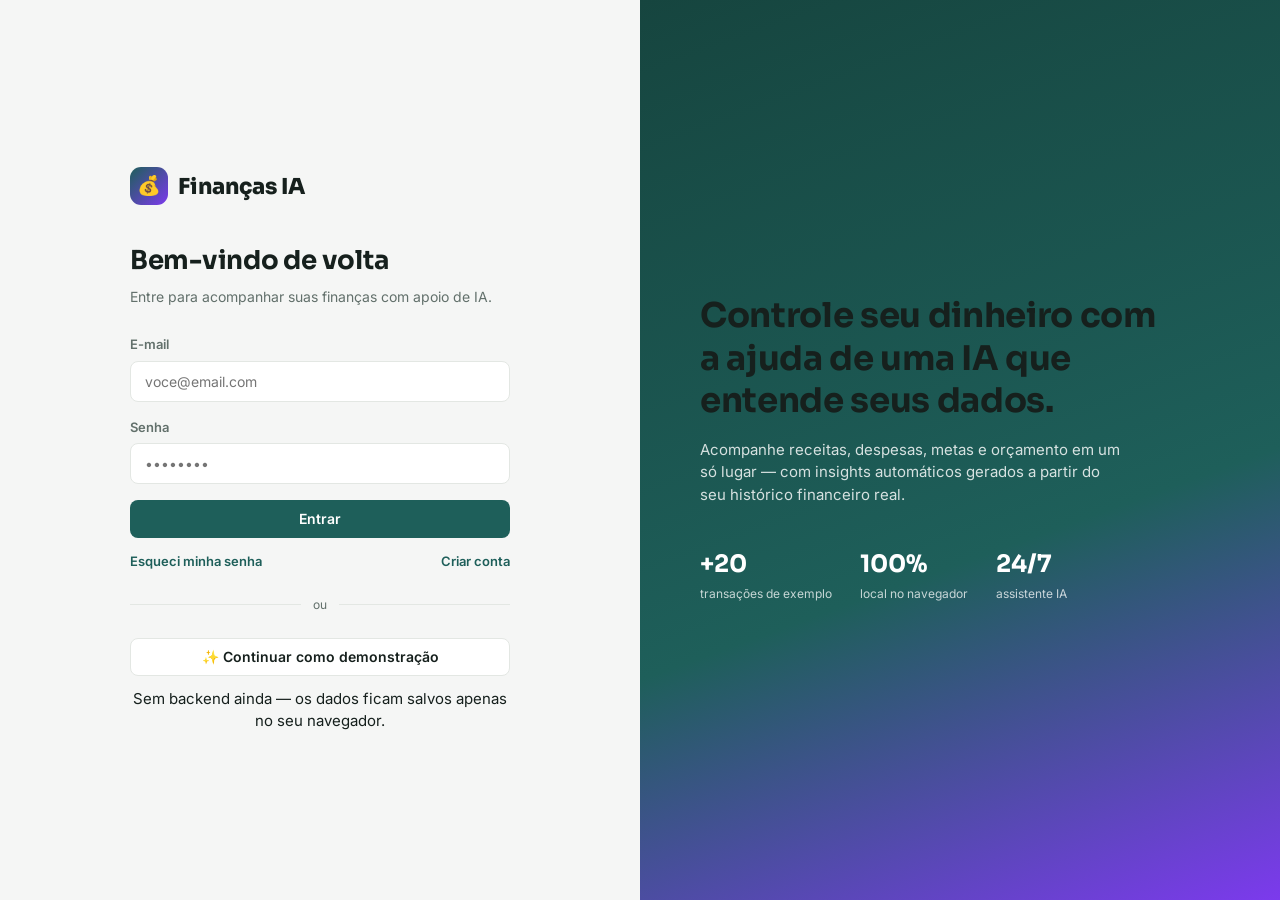
<file: index.html>
<!DOCTYPE html>
<html lang="pt-BR">
<head>
<meta charset="UTF-8">
<meta name="viewport" content="width=device-width, initial-scale=1.0">
<title>Finanças IA — Entrar</title>
<meta name="description" content="Controle suas finanças pessoais com o poder da inteligência artificial.">
<link rel="icon" href="data:image/svg+xml,<svg xmlns=%22http://www.w3.org/2000/svg%22 viewBox=%220 0 100 100%22><text y=%22.9em%22 font-size=%2290%22>💰</text></svg>">
<link rel="stylesheet" href="css/style.css">
<link rel="stylesheet" href="css/components.css">
<link rel="stylesheet" href="css/responsive.css">
</head>
<body>

<div class="auth-shell">
  <div class="auth-panel">
    <div class="auth-card">
      <div class="auth-logo"><span class="mark">💰</span> Finanças IA</div>

      <div id="tela-entrar">
        <h1>Bem-vindo de volta</h1>
        <p class="subtitle">Entre para acompanhar suas finanças com apoio de IA.</p>

        <form id="form-login" novalidate>
          <div class="field">
            <label for="login-email">E-mail</label>
            <input class="input" type="email" id="login-email" placeholder="voce@email.com" autocomplete="email" required>
            <span class="error-msg">Informe um e-mail válido.</span>
          </div>
          <div class="field">
            <label for="login-senha">Senha</label>
            <input class="input" type="password" id="login-senha" placeholder="••••••••" autocomplete="current-password" required>
            <span class="error-msg">Informe sua senha.</span>
          </div>
          <button type="submit" class="btn btn-primary btn-block">Entrar</button>
        </form>

        <div class="auth-links">
          <a href="#" id="link-esqueci">Esqueci minha senha</a>
          <a href="#" id="link-criar-conta">Criar conta</a>
        </div>

        <div class="auth-divider">ou</div>

        <button class="btn btn-secondary btn-block" id="btn-demo">✨ Continuar como demonstração</button>
        <p class="hint" style="text-align:center; margin-top:12px;">Sem backend ainda — os dados ficam salvos apenas no seu navegador.</p>
      </div>
    </div>
  </div>

  <div class="auth-hero">
    <h2>Controle seu dinheiro com a ajuda de uma IA que entende seus dados.</h2>
    <p>Acompanhe receitas, despesas, metas e orçamento em um só lugar — com insights automáticos gerados a partir do seu histórico financeiro real.</p>
    <div class="hero-stats">
      <div><strong>+20</strong><span>transações de exemplo</span></div>
      <div><strong>100%</strong><span>local no navegador</span></div>
      <div><strong>24/7</strong><span>assistente IA</span></div>
    </div>
  </div>
</div>

<div class="onboarding-overlay" id="onboarding" style="display:none;">
  <div class="onboarding-card">
    <div class="mark">💰</div>
    <h1>Controle seu dinheiro de forma inteligente.</h1>
    <p>Organize suas finanças, acompanhe suas metas e use IA para entender seus gastos.</p>
    <button class="btn btn-primary" id="btn-comecar">Começar</button>
  </div>
</div>

<script src="js/storage.js"></script>
<script src="js/app.js"></script>
<script>
  aplicarTemaSalvo();

  // Se já estiver logado, vai direto pro dashboard.
  if (estaLogado()) {
    window.location.href = 'dashboard.html';
  }

  function irParaApp() {
    entrarDemo();
    loadData(); // garante que os dados de demonstração existam
    const jaViuOnboarding = localStorage.getItem(ONBOARD_KEY);
    if (!jaViuOnboarding) {
      document.getElementById('onboarding').style.display = 'flex';
    } else {
      window.location.href = 'dashboard.html';
    }
  }

  document.getElementById('btn-comecar').addEventListener('click', () => {
    localStorage.setItem(ONBOARD_KEY, '1');
    window.location.href = 'dashboard.html';
  });

  document.getElementById('btn-demo').addEventListener('click', irParaApp);

  document.getElementById('form-login').addEventListener('submit', e => {
    e.preventDefault();
    const email = document.getElementById('login-email');
    const senha = document.getElementById('login-senha');
    const emailValido = validarCampo(email, /\S+@\S+\.\S+/.test(email.value), 'Informe um e-mail válido.');
    const senhaValida = validarCampo(senha, senha.value.length >= 1, 'Informe sua senha.');
    if (!emailValido || !senhaValida) return;

    // Sem backend: tratamos qualquer login válido como a própria demonstração.
    showToast('Login de demonstração — nenhum backend está conectado ainda.', 'info');
    irParaApp();
  });

  document.getElementById('link-esqueci').addEventListener('click', e => {
    e.preventDefault();
    showToast('Recuperação de senha estará disponível quando o backend for conectado.', 'info');
  });
  document.getElementById('link-criar-conta').addEventListener('click', e => {
    e.preventDefault();
    showToast('Criação de conta estará disponível quando o backend for conectado.', 'info');
  });
</script>
</body>
</html>
</file>
<file: css/style.css>
/* ==========================================================================
   FINANÇAS IA — Design System & Estilos Base
   ========================================================================== */

@import url('https://fonts.googleapis.com/css2?family=Sora:wght@500;600;700;800&family=Inter:wght@400;500;600;700&display=swap');

:root {
  /* Cor de marca */
  --primary: #1E5F5A;
  --primary-dark: #16453F;
  --primary-light: #E4F0EE;
  --ai: #7C3AED;
  --ai-light: #F1EBFC;

  /* Semânticas */
  --success: #15803D;
  --success-bg: #E7F5EC;
  --danger: #DC2626;
  --danger-bg: #FCEAEA;
  --warning: #B45309;
  --warning-bg: #FDF1DE;

  /* Neutras */
  --background: #F5F6F5;
  --surface: #FFFFFF;
  --surface-alt: #FAFAF8;
  --text: #16201D;
  --text-muted: #62706B;
  --border: #E3E7E3;

  /* Layout */
  --radius-sm: 8px;
  --radius: 14px;
  --radius-lg: 20px;
  --shadow-sm: 0 1px 2px rgba(16, 24, 21, 0.06);
  --shadow: 0 6px 20px rgba(16, 24, 21, 0.07);
  --shadow-lg: 0 16px 40px rgba(16, 24, 21, 0.12);

  --font-display: 'Sora', 'Inter', system-ui, sans-serif;
  --font-body: 'Inter', system-ui, sans-serif;

  --sidebar-w: 244px;
  --header-h: 68px;
  --bottomnav-h: 62px;

  --transition: 160ms cubic-bezier(.4,0,.2,1);
}

[data-theme="dark"] {
  --primary: #4FBDB3;
  --primary-dark: #3AA69C;
  --primary-light: #14302D;
  --ai: #A78BFA;
  --ai-light: #241C3B;

  --success: #4ADE80;
  --success-bg: #142A1C;
  --danger: #F87171;
  --danger-bg: #2E1717;
  --warning: #FBBF57;
  --warning-bg: #302410;

  --background: #10131F;
  --surface: #171B2A;
  --surface-alt: #1D2233;
  --text: #EDEFF5;
  --text-muted: #98A0B3;
  --border: #2A3045;

  --shadow-sm: 0 1px 2px rgba(0,0,0,0.3);
  --shadow: 0 6px 20px rgba(0,0,0,0.35);
  --shadow-lg: 0 16px 40px rgba(0,0,0,0.45);
}

* { box-sizing: border-box; }
html { scroll-behavior: smooth; }

body {
  margin: 0;
  background: var(--background);
  color: var(--text);
  font-family: var(--font-body);
  font-size: 15px;
  line-height: 1.5;
  -webkit-font-smoothing: antialiased;
  transition: background var(--transition), color var(--transition);
}

h1, h2, h3, h4 {
  font-family: var(--font-display);
  color: var(--text);
  margin: 0;
  letter-spacing: -0.01em;
}

p { margin: 0; }
a { color: inherit; text-decoration: none; }
ul { list-style: none; margin: 0; padding: 0; }
button { font-family: inherit; cursor: pointer; }
input, select, textarea { font-family: inherit; }

img { max-width: 100%; display: block; }

:focus-visible {
  outline: 2px solid var(--primary);
  outline-offset: 2px;
}

.sr-only {
  position: absolute; width: 1px; height: 1px;
  padding: 0; margin: -1px; overflow: hidden;
  clip: rect(0,0,0,0); white-space: nowrap; border: 0;
}

/* --------------------------------------------------------------------- */
/* Botões                                                                 */
/* --------------------------------------------------------------------- */

.btn {
  display: inline-flex;
  align-items: center;
  justify-content: center;
  gap: 8px;
  padding: 11px 20px;
  border-radius: var(--radius-sm);
  border: 1px solid transparent;
  font-weight: 600;
  font-size: 14px;
  line-height: 1;
  transition: transform var(--transition), background var(--transition), box-shadow var(--transition), border-color var(--transition);
  white-space: nowrap;
}
.btn:active { transform: scale(0.97); }

.btn-primary { background: var(--primary); color: #fff; }
.btn-primary:hover { background: var(--primary-dark); box-shadow: var(--shadow-sm); }

.btn-secondary { background: var(--surface); color: var(--text); border-color: var(--border); }
.btn-secondary:hover { border-color: var(--primary); color: var(--primary); }

.btn-ghost { background: transparent; color: var(--text-muted); }
.btn-ghost:hover { background: var(--surface-alt); color: var(--text); }

.btn-danger { background: var(--danger-bg); color: var(--danger); }
.btn-danger:hover { background: var(--danger); color: #fff; }

.btn-block { width: 100%; }
.btn-sm { padding: 7px 14px; font-size: 13px; }
.btn-icon { padding: 9px; border-radius: var(--radius-sm); }

/* --------------------------------------------------------------------- */
/* Formulários                                                            */
/* --------------------------------------------------------------------- */

.field { display: flex; flex-direction: column; gap: 6px; margin-bottom: 16px; }
.field label { font-size: 13px; font-weight: 600; color: var(--text-muted); }
.field .hint { font-size: 12px; color: var(--text-muted); }
.field .error-msg { font-size: 12px; color: var(--danger); display: none; }
.field.has-error .error-msg { display: block; }
.field.has-error input, .field.has-error select { border-color: var(--danger); }

.input, select.input, textarea.input {
  width: 100%;
  padding: 11px 14px;
  border-radius: var(--radius-sm);
  border: 1px solid var(--border);
  background: var(--surface);
  color: var(--text);
  font-size: 14px;
  transition: border-color var(--transition), box-shadow var(--transition);
}
.input:focus {
  border-color: var(--primary);
  box-shadow: 0 0 0 3px color-mix(in srgb, var(--primary) 18%, transparent);
  outline: none;
}
textarea.input { resize: vertical; min-height: 72px; }

.input-group { display: flex; gap: 10px; }
.input-group .input { flex: 1; }

.toggle-group { display: flex; background: var(--surface-alt); border: 1px solid var(--border); border-radius: var(--radius-sm); padding: 4px; gap: 4px; }
.toggle-group button {
  flex: 1; padding: 9px; border: none; background: transparent; border-radius: 6px;
  font-weight: 600; font-size: 13px; color: var(--text-muted); transition: var(--transition);
}
.toggle-group button.active { background: var(--surface); color: var(--text); box-shadow: var(--shadow-sm); }
.toggle-group button[data-tipo="receita"].active { color: var(--success); }
.toggle-group button[data-tipo="despesa"].active { color: var(--danger); }

/* --------------------------------------------------------------------- */
/* Tela de login / onboarding                                            */
/* --------------------------------------------------------------------- */

.auth-shell {
  min-height: 100vh;
  display: grid;
  grid-template-columns: 1fr 1fr;
  background: var(--background);
}

.auth-panel {
  display: flex;
  align-items: center;
  justify-content: center;
  padding: 32px;
}

.auth-card {
  width: 100%;
  max-width: 380px;
}

.auth-logo {
  display: flex;
  align-items: center;
  gap: 10px;
  font-family: var(--font-display);
  font-weight: 800;
  font-size: 22px;
  margin-bottom: 36px;
}
.auth-logo .mark {
  width: 38px; height: 38px; border-radius: 11px;
  background: linear-gradient(135deg, var(--primary), var(--ai));
  display: flex; align-items: center; justify-content: center;
  font-size: 19px;
}

.auth-card h1 { font-size: 26px; margin-bottom: 6px; }
.auth-card .subtitle { color: var(--text-muted); margin-bottom: 28px; font-size: 14px; }

.auth-links { display: flex; justify-content: space-between; margin-top: 14px; font-size: 13px; }
.auth-links a { color: var(--primary); font-weight: 600; }
.auth-links a:hover { text-decoration: underline; }

.auth-divider { display: flex; align-items: center; gap: 12px; margin: 24px 0; color: var(--text-muted); font-size: 12px; }
.auth-divider::before, .auth-divider::after { content: ''; flex: 1; height: 1px; background: var(--border); }

.auth-hero {
  background: linear-gradient(160deg, var(--primary-dark), var(--primary) 60%, var(--ai));
  color: #fff;
  display: flex;
  flex-direction: column;
  justify-content: center;
  padding: 60px;
  position: relative;
  overflow: hidden;
}
.auth-hero h2 { font-size: 34px; line-height: 1.25; max-width: 460px; margin-bottom: 16px; }
.auth-hero p { color: rgba(255,255,255,0.82); max-width: 420px; font-size: 15px; }
.auth-hero .hero-stats { display: flex; gap: 28px; margin-top: 40px; }
.auth-hero .hero-stats div strong { display: block; font-family: var(--font-display); font-size: 24px; }
.auth-hero .hero-stats div span { font-size: 12px; color: rgba(255,255,255,0.75); }

/* Onboarding overlay */
.onboarding-overlay {
  position: fixed; inset: 0; background: linear-gradient(160deg, var(--primary-dark), var(--primary) 55%, var(--ai));
  color: #fff; display: flex; align-items: center; justify-content: center; z-index: 999;
  padding: 24px;
}
.onboarding-card { max-width: 480px; text-align: center; }
.onboarding-card .mark { font-size: 52px; margin-bottom: 18px; }
.onboarding-card h1 { font-size: 30px; margin-bottom: 14px; }
.onboarding-card p { color: rgba(255,255,255,0.85); font-size: 16px; margin-bottom: 8px; }
.onboarding-card .btn { margin-top: 28px; background: #fff; color: var(--primary-dark); padding: 13px 32px; }
.onboarding-card .btn:hover { background: rgba(255,255,255,0.9); }

/* --------------------------------------------------------------------- */
/* App shell                                                              */
/* --------------------------------------------------------------------- */

.app-shell {
  display: grid;
  grid-template-columns: var(--sidebar-w) 1fr;
  min-height: 100vh;
}

.sidebar {
  background: var(--surface);
  border-right: 1px solid var(--border);
  padding: 22px 16px;
  display: flex;
  flex-direction: column;
  position: sticky;
  top: 0;
  height: 100vh;
}

.brand {
  display: flex;
  align-items: center;
  gap: 10px;
  font-family: var(--font-display);
  font-weight: 800;
  font-size: 18px;
  padding: 0 8px 24px;
}
.brand .mark { font-size: 20px; }

.nav-list { display: flex; flex-direction: column; gap: 2px; flex: 1; }
.nav-list a {
  display: flex; align-items: center; gap: 12px;
  padding: 11px 12px; border-radius: var(--radius-sm);
  color: var(--text-muted); font-weight: 600; font-size: 14px;
  transition: var(--transition);
}
.nav-list a .ic { font-size: 17px; width: 20px; text-align: center; }
.nav-list a:hover { background: var(--surface-alt); color: var(--text); }
.nav-list a.active { background: var(--primary-light); color: var(--primary); }
[data-theme="dark"] .nav-list a.active { color: var(--primary); }

.sidebar-footer {
  border-top: 1px solid var(--border);
  padding-top: 14px;
  display: flex;
  flex-direction: column;
  gap: 10px;
}

.theme-switch {
  display: flex; align-items: center; justify-content: space-between;
  background: var(--surface-alt); border-radius: var(--radius-sm); padding: 8px 12px;
  font-size: 13px; font-weight: 600; color: var(--text-muted);
}
.theme-switch button {
  border: none; background: var(--surface); border-radius: 7px; padding: 6px 10px;
  box-shadow: var(--shadow-sm); font-size: 14px;
}

.user-chip { display: flex; align-items: center; gap: 10px; padding: 6px 8px; border-radius: var(--radius-sm); }
.user-chip:hover { background: var(--surface-alt); }
.user-avatar {
  width: 34px; height: 34px; border-radius: 50%;
  background: linear-gradient(135deg, var(--primary), var(--ai));
  display: flex; align-items: center; justify-content: center;
  color: #fff; font-weight: 700; font-size: 13px; flex-shrink: 0;
}
.user-chip .who { display: flex; flex-direction: column; overflow: hidden; }
.user-chip .who strong { font-size: 13px; white-space: nowrap; overflow: hidden; text-overflow: ellipsis; }
.user-chip .who span { font-size: 11px; color: var(--text-muted); }

/* Header */
.topbar {
  height: var(--header-h);
  display: flex; align-items: center; justify-content: space-between;
  padding: 0 28px;
  background: var(--surface);
  border-bottom: 1px solid var(--border);
  position: sticky; top: 0; z-index: 40;
}
.topbar h1 { font-size: 19px; }
.topbar .actions { display: flex; align-items: center; gap: 8px; }

.icon-btn {
  position: relative;
  width: 38px; height: 38px;
  display: flex; align-items: center; justify-content: center;
  border-radius: 50%; background: transparent; border: 1px solid transparent;
  font-size: 17px; color: var(--text-muted);
}
.icon-btn:hover { background: var(--surface-alt); border-color: var(--border); color: var(--text); }
.icon-btn .badge {
  position: absolute; top: 3px; right: 3px; width: 8px; height: 8px;
  background: var(--danger); border-radius: 50%; border: 2px solid var(--surface);
}
.icon-btn.ai-btn { color: var(--ai); }

.global-search {
  display: flex; align-items: center; gap: 8px;
  background: var(--surface-alt); border: 1px solid var(--border); border-radius: 999px;
  padding: 8px 14px; width: 280px; color: var(--text-muted); font-size: 13px;
}
.global-search input { border: none; background: transparent; outline: none; width: 100%; color: var(--text); font-size: 13px; }

.main-content { padding: 26px 28px 100px; max-width: 1320px; }

/* Bottom mobile nav */
.bottom-nav {
  display: none;
  position: fixed; bottom: 0; left: 0; right: 0; z-index: 50;
  background: var(--surface); border-top: 1px solid var(--border);
  padding: 8px 6px calc(env(safe-area-inset-bottom, 0px) + 6px);
  justify-content: space-around;
}
.bottom-nav a {
  display: flex; flex-direction: column; align-items: center; gap: 2px;
  color: var(--text-muted); font-size: 10px; font-weight: 600; padding: 6px 10px; border-radius: 10px;
}
.bottom-nav a .ic { font-size: 19px; }
.bottom-nav a.active { color: var(--primary); }

.fab-add {
  position: fixed; right: 20px; bottom: 78px; z-index: 60;
  width: 56px; height: 56px; border-radius: 50%;
  background: var(--primary); color: #fff; border: none;
  font-size: 26px; box-shadow: var(--shadow-lg);
  display: none; align-items: center; justify-content: center;
}

/* Drawer (mobile) */
.drawer-overlay { display: none; position: fixed; inset: 0; background: rgba(0,0,0,0.45); z-index: 80; }
.drawer-overlay.open { display: block; }
.drawer {
  position: fixed; top: 0; left: 0; bottom: 0; width: 82%; max-width: 300px;
  background: var(--surface); z-index: 90; transform: translateX(-100%);
  transition: transform 220ms ease; padding: 20px 16px; display: flex; flex-direction: column;
}
.drawer.open { transform: translateX(0); }

/* --------------------------------------------------------------------- */
/* Utilitários                                                            */
/* --------------------------------------------------------------------- */

.page-head {
  display: flex; align-items: center; justify-content: space-between;
  margin-bottom: 22px; gap: 12px; flex-wrap: wrap;
}
.page-head h1 { font-size: 24px; }
.page-head .subtitle { color: var(--text-muted); font-size: 14px; margin-top: 4px; }

.text-success { color: var(--success); }
.text-danger { color: var(--danger); }
.text-warning { color: var(--warning); }
.text-muted { color: var(--text-muted); }
.text-ai { color: var(--ai); }

.pill {
  display: inline-flex; align-items: center; gap: 5px;
  padding: 3px 10px; border-radius: 999px; font-size: 12px; font-weight: 700;
}
.pill-success { background: var(--success-bg); color: var(--success); }
.pill-danger { background: var(--danger-bg); color: var(--danger); }
.pill-warning { background: var(--warning-bg); color: var(--warning); }
.pill-ai { background: var(--ai-light); color: var(--ai); }
.pill-muted { background: var(--surface-alt); color: var(--text-muted); border: 1px solid var(--border); }

.empty-state {
  text-align: center; padding: 56px 20px; color: var(--text-muted);
}
.empty-state .ic { font-size: 40px; margin-bottom: 12px; }
.empty-state h3 { color: var(--text); margin-bottom: 6px; font-size: 16px; }
.empty-state p { font-size: 13px; max-width: 320px; margin: 0 auto; }

@media (prefers-reduced-motion: reduce) {
  *, *::before, *::after { animation-duration: 0.001ms !important; transition-duration: 0.001ms !important; }
}
</file>
<file: css/components.css>
/* ==========================================================================
   FINANÇAS IA — Componentes
   ========================================================================== */

/* Cards genéricos */
.card {
  background: var(--surface);
  border: 1px solid var(--border);
  border-radius: var(--radius);
  padding: 20px;
  box-shadow: var(--shadow-sm);
  animation: card-in 320ms ease both;
}
.card-title {
  display: flex; align-items: center; justify-content: space-between;
  margin-bottom: 16px;
}
.card-title h3 { font-size: 15px; font-weight: 700; }
.card-title .muted { font-size: 12px; color: var(--text-muted); }

@keyframes card-in {
  from { opacity: 0; transform: translateY(6px); }
  to { opacity: 1; transform: translateY(0); }
}

/* Grid de KPIs */
.kpi-grid {
  display: grid;
  grid-template-columns: repeat(4, 1fr);
  gap: 16px;
  margin-bottom: 20px;
}
.kpi-card {
  background: var(--surface);
  border: 1px solid var(--border);
  border-radius: var(--radius);
  padding: 18px 20px;
  box-shadow: var(--shadow-sm);
}
.kpi-card .kpi-top { display: flex; align-items: center; justify-content: space-between; margin-bottom: 12px; }
.kpi-card .kpi-icon {
  width: 36px; height: 36px; border-radius: 10px;
  display: flex; align-items: center; justify-content: center; font-size: 17px;
}
.kpi-card.kpi-saldo .kpi-icon { background: var(--primary-light); }
.kpi-card.kpi-receitas .kpi-icon { background: var(--success-bg); }
.kpi-card.kpi-despesas .kpi-icon { background: var(--danger-bg); }
.kpi-card.kpi-economia .kpi-icon { background: var(--ai-light); }
.kpi-card .kpi-label { font-size: 13px; color: var(--text-muted); font-weight: 600; }
.kpi-card .kpi-value { font-family: var(--font-display); font-size: 25px; font-weight: 700; margin: 4px 0 8px; }
.kpi-card .kpi-delta { font-size: 12px; font-weight: 700; display: inline-flex; align-items: center; gap: 4px; }

/* Insight IA */
.insight-card {
  background: linear-gradient(135deg, var(--ai-light), var(--surface));
  border: 1px solid var(--border);
  border-radius: var(--radius);
  padding: 18px 20px;
}
.insight-card .card-title h3 { display: flex; align-items: center; gap: 8px; color: var(--ai); }
.insight-item {
  display: flex; gap: 10px; padding: 10px 0; border-top: 1px dashed var(--border);
  font-size: 13.5px; line-height: 1.5;
}
.insight-item:first-of-type { border-top: none; padding-top: 0; }
.insight-item .dot { font-size: 15px; flex-shrink: 0; }

/* Layout de duas colunas do dashboard */
.grid-2col { display: grid; grid-template-columns: 1.6fr 1fr; gap: 18px; margin-bottom: 18px; }
.grid-3col { display: grid; grid-template-columns: repeat(3, 1fr); gap: 18px; }
.stack { display: flex; flex-direction: column; gap: 18px; }

/* Chart period toggle */
.chart-toolbar { display: flex; gap: 6px; }
.chart-toolbar button {
  border: 1px solid var(--border); background: var(--surface); color: var(--text-muted);
  font-size: 12px; font-weight: 700; padding: 6px 11px; border-radius: 999px;
}
.chart-toolbar button.active { background: var(--primary); color: #fff; border-color: var(--primary); }

.chart-wrap { position: relative; height: 260px; }
.chart-wrap.sm { height: 200px; }

/* Legenda categorias */
.category-legend { display: flex; flex-direction: column; gap: 12px; margin-top: 14px; }
.category-legend .row { display: flex; align-items: center; gap: 10px; font-size: 13px; }
.category-legend .swatch { width: 10px; height: 10px; border-radius: 3px; flex-shrink: 0; }
.category-legend .name { flex: 1; font-weight: 600; }
.category-legend .val { color: var(--text-muted); font-variant-numeric: tabular-nums; }
.category-legend .pct { font-weight: 700; width: 44px; text-align: right; }

/* Lista de transações */
.tx-list { display: flex; flex-direction: column; }
.tx-row {
  display: flex; align-items: center; gap: 12px;
  padding: 12px 4px; border-top: 1px solid var(--border);
  transition: background var(--transition);
}
.tx-row:first-child { border-top: none; }
.tx-row:hover { background: var(--surface-alt); border-radius: var(--radius-sm); }
.tx-icon {
  width: 40px; height: 40px; border-radius: 11px;
  background: var(--surface-alt); display: flex; align-items: center; justify-content: center;
  font-size: 18px; flex-shrink: 0;
}
.tx-info { flex: 1; min-width: 0; }
.tx-info .desc { font-weight: 600; font-size: 14px; white-space: nowrap; overflow: hidden; text-overflow: ellipsis; }
.tx-info .meta { font-size: 12px; color: var(--text-muted); display: flex; gap: 6px; align-items: center; }
.tx-value { font-weight: 700; font-size: 14px; font-variant-numeric: tabular-nums; white-space: nowrap; }
.tx-value.receita { color: var(--success); }
.tx-value.despesa { color: var(--danger); }
.tx-actions { display: flex; gap: 4px; opacity: 0; transition: var(--transition); }
.tx-row:hover .tx-actions, .tx-row:focus-within .tx-actions { opacity: 1; }

/* Progress bar */
.progress-track {
  width: 100%; height: 9px; border-radius: 999px; background: var(--surface-alt);
  border: 1px solid var(--border); overflow: hidden;
}
.progress-fill {
  height: 100%; border-radius: 999px; background: linear-gradient(90deg, var(--primary), var(--ai));
  transition: width 700ms cubic-bezier(.4,0,.2,1);
  width: 0%;
}
.progress-fill.warn { background: linear-gradient(90deg, #F59E0B, var(--danger)); }
.progress-fill.danger { background: var(--danger); }

/* Metas */
.meta-grid { display: grid; grid-template-columns: repeat(3, 1fr); gap: 18px; }
.meta-card { display: flex; flex-direction: column; gap: 12px; }
.meta-card .meta-top { display: flex; justify-content: space-between; align-items: flex-start; gap: 8px; }
.meta-card .meta-icon { font-size: 26px; }
.meta-card h4 { font-size: 15px; }
.meta-card .valores { display: flex; justify-content: space-between; font-size: 13px; }
.meta-card .valores strong { font-variant-numeric: tabular-nums; }
.meta-card .rodape { display: flex; justify-content: space-between; align-items: center; font-size: 12px; color: var(--text-muted); }
.meta-card .menu-btn { position: relative; }

/* Orçamento */
.budget-row { padding: 16px 0; border-top: 1px solid var(--border); }
.budget-row:first-child { border-top: none; padding-top: 0; }
.budget-head { display: flex; justify-content: space-between; align-items: center; margin-bottom: 8px; font-size: 13.5px; }
.budget-head .cat { font-weight: 700; display: flex; align-items: center; gap: 8px; }
.budget-head .vals { color: var(--text-muted); font-variant-numeric: tabular-nums; }
.budget-alert { display: flex; align-items: center; gap: 6px; font-size: 12px; color: var(--warning); margin-top: 6px; font-weight: 600; }
.budget-alert.over { color: var(--danger); }

/* Tabela responsiva -> cards */
.table-wrap { overflow-x: auto; }
table.data-table { width: 100%; border-collapse: collapse; font-size: 13.5px; }
table.data-table th { text-align: left; color: var(--text-muted); font-weight: 600; font-size: 12px; padding: 10px 12px; border-bottom: 1px solid var(--border); white-space: nowrap; }
table.data-table td { padding: 12px; border-bottom: 1px solid var(--border); vertical-align: middle; }
table.data-table tr:last-child td { border-bottom: none; }

/* Toolbar de filtros */
.filters-bar {
  display: flex; gap: 10px; flex-wrap: wrap; align-items: center;
  background: var(--surface); border: 1px solid var(--border); border-radius: var(--radius);
  padding: 14px; margin-bottom: 18px;
}
.filters-bar .input, .filters-bar select { width: auto; min-width: 140px; }
.filters-bar .search-field { flex: 1; min-width: 200px; position: relative; }
.filters-bar .search-field input { padding-left: 36px; }
.filters-bar .search-field .ic { position: absolute; left: 12px; top: 50%; transform: translateY(-50%); color: var(--text-muted); }

/* Modal */
.modal-overlay {
  position: fixed; inset: 0; background: rgba(10, 14, 12, 0.5);
  display: none; align-items: center; justify-content: center; z-index: 200; padding: 16px;
  backdrop-filter: blur(2px);
}
.modal-overlay.open { display: flex; }
.modal {
  background: var(--surface); border-radius: var(--radius-lg); width: 100%; max-width: 480px;
  max-height: 90vh; overflow-y: auto; box-shadow: var(--shadow-lg);
  animation: modal-in 220ms cubic-bezier(.2,.8,.2,1) both;
}
@keyframes modal-in { from { opacity: 0; transform: translateY(14px) scale(.98); } to { opacity: 1; transform: translateY(0) scale(1); } }
.modal-head { display: flex; align-items: center; justify-content: space-between; padding: 20px 22px; border-bottom: 1px solid var(--border); }
.modal-head h2 { font-size: 17px; }
.modal-body { padding: 22px; }
.modal-foot { display: flex; justify-content: flex-end; gap: 10px; padding: 16px 22px; border-top: 1px solid var(--border); }

/* Toasts */
.toast-container {
  position: fixed; bottom: 20px; right: 20px; z-index: 300;
  display: flex; flex-direction: column; gap: 10px; max-width: 340px;
}
.toast {
  background: var(--surface); border: 1px solid var(--border); border-left: 4px solid var(--primary);
  border-radius: var(--radius-sm); padding: 13px 16px; box-shadow: var(--shadow-lg);
  font-size: 13.5px; display: flex; gap: 10px; align-items: flex-start;
  animation: toast-in 220ms cubic-bezier(.2,.8,.2,1) both;
}
.toast.success { border-left-color: var(--success); }
.toast.error { border-left-color: var(--danger); }
.toast.info { border-left-color: var(--ai); }
@keyframes toast-in { from { opacity: 0; transform: translateX(16px); } to { opacity: 1; transform: translateX(0); } }
.toast.leaving { animation: toast-out 180ms ease forwards; }
@keyframes toast-out { to { opacity: 0; transform: translateX(16px); } }

/* Dropdown / painel de notificações */
.dropdown-panel {
  position: absolute; top: 52px; right: 0; width: 340px; max-height: 420px; overflow-y: auto;
  background: var(--surface); border: 1px solid var(--border); border-radius: var(--radius);
  box-shadow: var(--shadow-lg); z-index: 120; display: none;
}
.dropdown-panel.open { display: block; animation: modal-in 160ms ease both; }
.dropdown-panel .dd-head { display: flex; justify-content: space-between; align-items: center; padding: 14px 16px; border-bottom: 1px solid var(--border); }
.dropdown-panel .dd-head h4 { font-size: 14px; }
.dropdown-panel .dd-head button { font-size: 12px; color: var(--primary); font-weight: 700; background: none; border: none; }
.notif-item { display: flex; gap: 10px; padding: 12px 16px; border-bottom: 1px solid var(--border); font-size: 13px; }
.notif-item:last-child { border-bottom: none; }
.notif-item.unread { background: var(--surface-alt); }
.notif-item .dot-unread { width: 7px; height: 7px; border-radius: 50%; background: var(--ai); margin-top: 5px; flex-shrink: 0; }
.notif-item .txt strong { display: block; font-weight: 600; margin-bottom: 2px; }
.notif-item .txt span { color: var(--text-muted); font-size: 11px; }

.menu-panel {
  position: absolute; top: 100%; right: 0; margin-top: 6px; min-width: 150px;
  background: var(--surface); border: 1px solid var(--border); border-radius: var(--radius-sm);
  box-shadow: var(--shadow-lg); z-index: 60; display: none; overflow: hidden;
}
.menu-panel.open { display: block; }
.menu-panel button { display: flex; width: 100%; align-items: center; gap: 8px; padding: 10px 14px; background: none; border: none; font-size: 13px; text-align: left; color: var(--text); }
.menu-panel button:hover { background: var(--surface-alt); }
.menu-panel button.danger { color: var(--danger); }

/* Skeleton */
.skeleton {
  background: linear-gradient(90deg, var(--surface-alt) 25%, var(--border) 37%, var(--surface-alt) 63%);
  background-size: 400% 100%;
  animation: skeleton-loading 1.4s ease infinite;
  border-radius: var(--radius-sm);
}
@keyframes skeleton-loading { 0% { background-position: 100% 50%; } 100% { background-position: 0 50%; } }

/* Tooltip */
[data-tooltip] { position: relative; }
[data-tooltip]:hover::after {
  content: attr(data-tooltip);
  position: absolute; bottom: 125%; left: 50%; transform: translateX(-50%);
  background: var(--text); color: var(--surface); font-size: 11px; padding: 5px 9px;
  border-radius: 6px; white-space: nowrap; z-index: 50; pointer-events: none;
}

/* Chat IA */
.chat-shell { display: flex; flex-direction: column; height: calc(100vh - var(--header-h) - 160px); min-height: 420px; }
.chat-messages { flex: 1; overflow-y: auto; padding: 8px 4px; display: flex; flex-direction: column; gap: 14px; }
.chat-msg { display: flex; gap: 10px; max-width: 78%; }
.chat-msg.user { align-self: flex-end; flex-direction: row-reverse; }
.chat-msg .avatar {
  width: 30px; height: 30px; border-radius: 50%; flex-shrink: 0;
  display: flex; align-items: center; justify-content: center; font-size: 15px;
}
.chat-msg.ai .avatar { background: var(--ai-light); }
.chat-msg.user .avatar { background: var(--primary-light); }
.chat-msg .bubble { background: var(--surface); border: 1px solid var(--border); padding: 12px 14px; border-radius: var(--radius); font-size: 13.5px; line-height: 1.55; }
.chat-msg.user .bubble { background: var(--primary); color: #fff; border-color: var(--primary); }
.chat-msg .bubble .insight-mini { margin-top: 10px; padding-top: 10px; border-top: 1px dashed var(--border); font-size: 12.5px; color: var(--ai); font-weight: 600; }
.chat-suggestions { display: flex; gap: 8px; flex-wrap: wrap; padding: 10px 4px; }
.chat-suggestions button { border: 1px solid var(--border); background: var(--surface); border-radius: 999px; padding: 8px 14px; font-size: 12.5px; font-weight: 600; color: var(--text-muted); }
.chat-suggestions button:hover { border-color: var(--ai); color: var(--ai); }
.chat-input-bar { display: flex; gap: 10px; padding-top: 12px; border-top: 1px solid var(--border); }
.chat-input-bar input { flex: 1; }
.typing-dots { display: inline-flex; gap: 3px; }
.typing-dots span { width: 5px; height: 5px; border-radius: 50%; background: var(--text-muted); animation: typing 1.1s infinite ease-in-out; }
.typing-dots span:nth-child(2) { animation-delay: .15s; }
.typing-dots span:nth-child(3) { animation-delay: .3s; }
@keyframes typing { 0%,60%,100% { opacity: .3; transform: translateY(0); } 30% { opacity: 1; transform: translateY(-2px); } }

/* Previsão */
.forecast-grid { display: grid; grid-template-columns: repeat(3, 1fr); gap: 14px; }
.forecast-item { background: var(--surface-alt); border: 1px dashed var(--border); border-radius: var(--radius); padding: 16px; text-align: center; }
.forecast-item .lbl { font-size: 12px; color: var(--text-muted); font-weight: 600; }
.forecast-item .val { font-family: var(--font-display); font-size: 20px; font-weight: 700; margin-top: 6px; }
.forecast-disclaimer { margin-top: 14px; font-size: 11.5px; color: var(--text-muted); display: flex; gap: 6px; align-items: center; }

/* Confirm dialog */
.confirm-box { text-align: center; padding: 8px 0 4px; }
.confirm-box .ic { font-size: 34px; margin-bottom: 10px; }
.confirm-box p { color: var(--text-muted); font-size: 13.5px; margin-top: 6px; }

/* Settings */
.settings-grid { display: grid; grid-template-columns: 220px 1fr; gap: 20px; }
.settings-nav { display: flex; flex-direction: column; gap: 2px; }
.settings-nav button { text-align: left; padding: 10px 14px; border-radius: var(--radius-sm); border: none; background: transparent; font-size: 13.5px; font-weight: 600; color: var(--text-muted); }
.settings-nav button.active { background: var(--primary-light); color: var(--primary); }
.settings-section { display: none; }
.settings-section.active { display: block; }
.settings-row { display: flex; justify-content: space-between; align-items: center; padding: 14px 0; border-top: 1px solid var(--border); gap: 16px; }
.settings-row:first-child { border-top: none; }
.settings-row .lbl strong { display: block; font-size: 14px; }
.settings-row .lbl span { font-size: 12.5px; color: var(--text-muted); }

.switch { position: relative; width: 42px; height: 24px; flex-shrink: 0; }
.switch input { opacity: 0; width: 0; height: 0; }
.switch .track { position: absolute; inset: 0; background: var(--border); border-radius: 999px; transition: var(--transition); }
.switch .track::before { content: ''; position: absolute; width: 18px; height: 18px; left: 3px; top: 3px; background: #fff; border-radius: 50%; transition: var(--transition); box-shadow: var(--shadow-sm); }
.switch input:checked + .track { background: var(--primary); }
.switch input:checked + .track::before { transform: translateX(18px); }

/* Contas recorrentes */
.recurring-row { display: flex; align-items: center; gap: 14px; padding: 14px 0; border-top: 1px solid var(--border); }
.recurring-row:first-child { border-top: none; }
.recurring-row .info { flex: 1; }
.recurring-row .info strong { font-size: 14px; display: block; }
.recurring-row .info span { font-size: 12px; color: var(--text-muted); }

/* Contagem animada helper */
.count-up { font-variant-numeric: tabular-nums; }
</file>
<file: css/responsive.css>
/* ==========================================================================
   FINANÇAS IA — Responsividade
   ========================================================================== */

@media (max-width: 1200px) {
  .kpi-grid { grid-template-columns: repeat(2, 1fr); }
  .meta-grid { grid-template-columns: repeat(2, 1fr); }
  .grid-3col { grid-template-columns: repeat(2, 1fr); }
  .forecast-grid { grid-template-columns: 1fr; }
  .global-search { width: 200px; }
}

@media (max-width: 992px) {
  .app-shell { grid-template-columns: 1fr; }
  .sidebar { display: none; }
  .grid-2col { grid-template-columns: 1fr; }
  .settings-grid { grid-template-columns: 1fr; }
  .main-content { padding: 20px 20px 110px; }
  .auth-hero { display: none; }
  .auth-shell { grid-template-columns: 1fr; }
}

@media (max-width: 768px) {
  .topbar { padding: 0 16px; }
  .global-search { display: none; }
  .kpi-grid { grid-template-columns: repeat(2, 1fr); gap: 12px; }
  .meta-grid { grid-template-columns: 1fr; }
  .grid-3col { grid-template-columns: 1fr; }
  .main-content { padding: 16px 16px 110px; }
  .page-head h1 { font-size: 20px; }

  .bottom-nav { display: flex; }
  .fab-add { display: flex; }

  .filters-bar { flex-direction: column; align-items: stretch; }
  .filters-bar .input, .filters-bar select { width: 100%; min-width: 0; }

  table.data-table thead { display: none; }
  table.data-table, table.data-table tbody, table.data-table tr, table.data-table td { display: block; width: 100%; }
  table.data-table tr {
    background: var(--surface); border: 1px solid var(--border); border-radius: var(--radius);
    margin-bottom: 10px; padding: 10px 14px;
  }
  table.data-table td {
    display: flex; justify-content: space-between; align-items: center;
    border-bottom: none; padding: 7px 0; font-size: 13px; gap: 12px; text-align: right;
  }
  table.data-table td::before {
    content: attr(data-label); font-weight: 600; color: var(--text-muted); text-align: left;
  }

  .toast-container { left: 12px; right: 12px; bottom: 84px; max-width: none; }
}

@media (max-width: 576px) {
  .kpi-grid { grid-template-columns: 1fr; }
  .auth-panel { padding: 20px; }
  .modal { max-width: 100%; }
  .chat-msg { max-width: 90%; }
  .onboarding-card h1 { font-size: 24px; }
  .onboarding-card .mark { font-size: 42px; }
  .input-group { flex-direction: column; }
}
</file>
